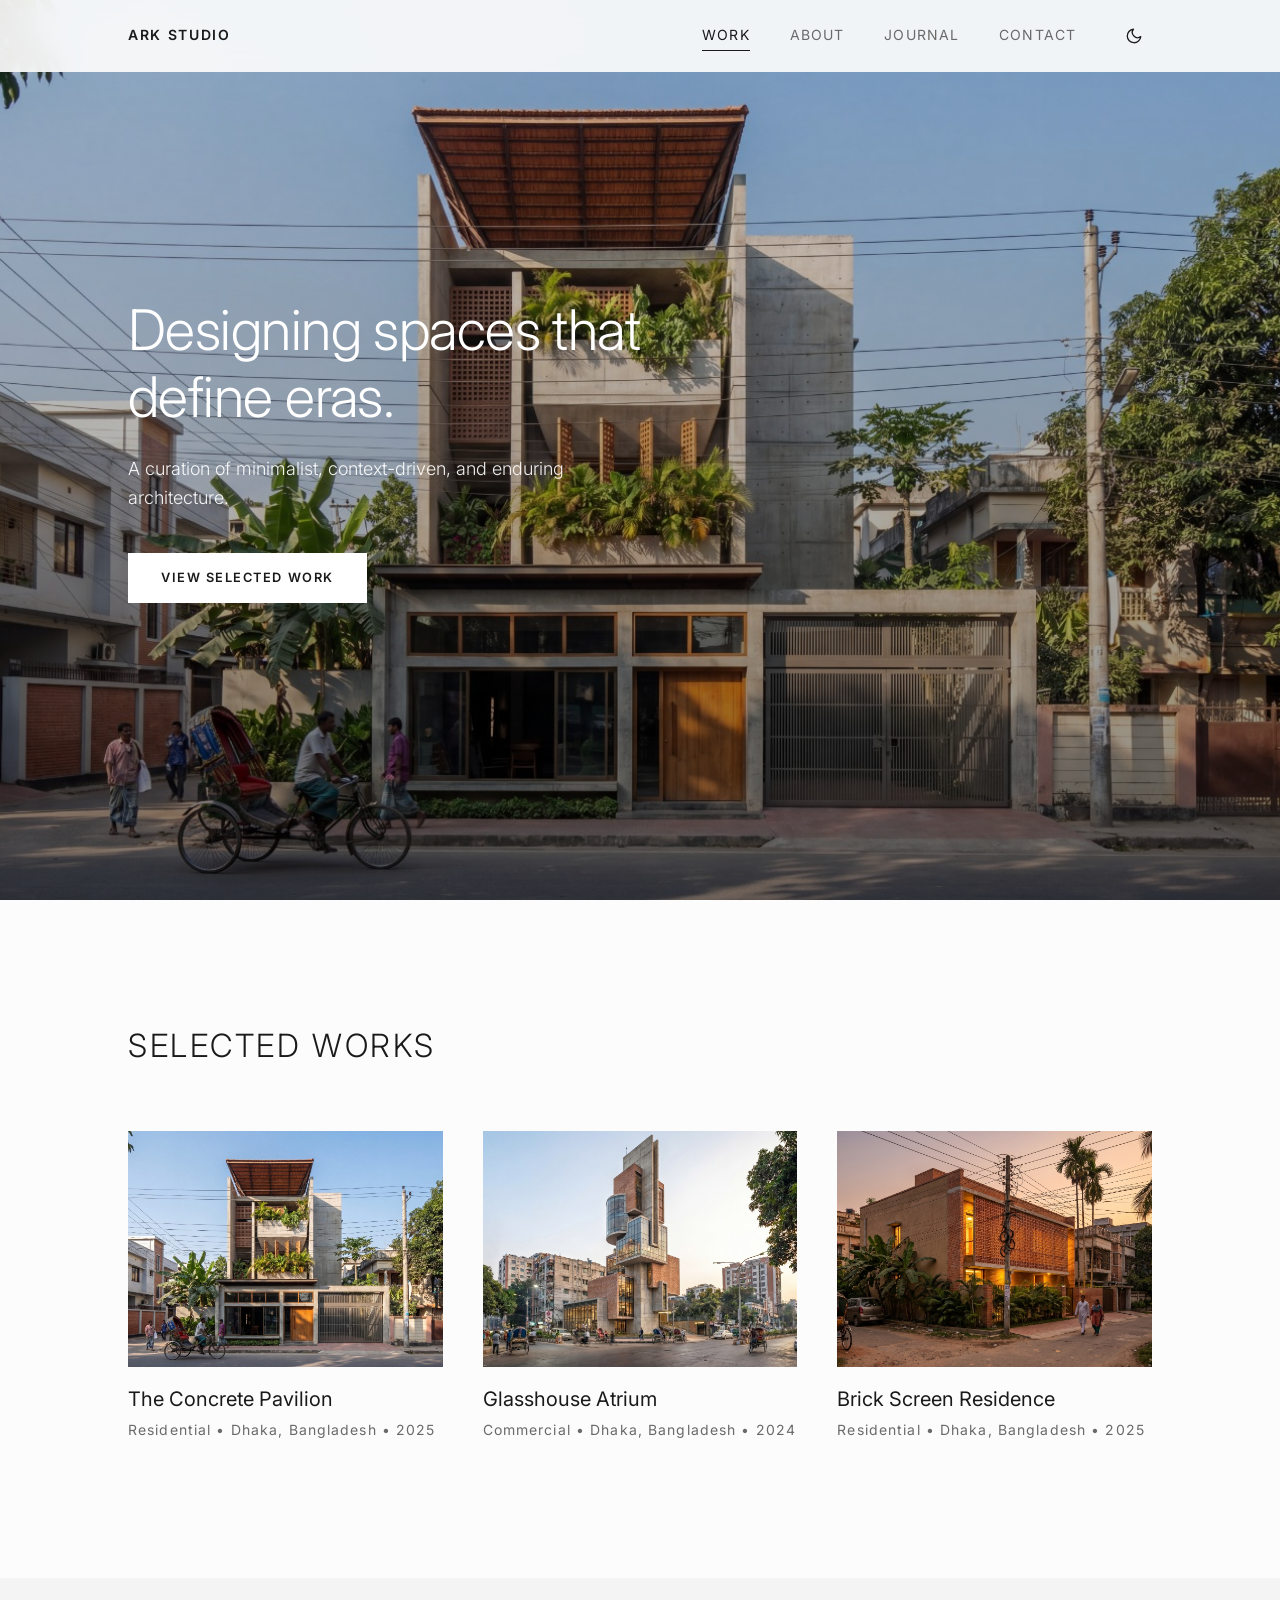
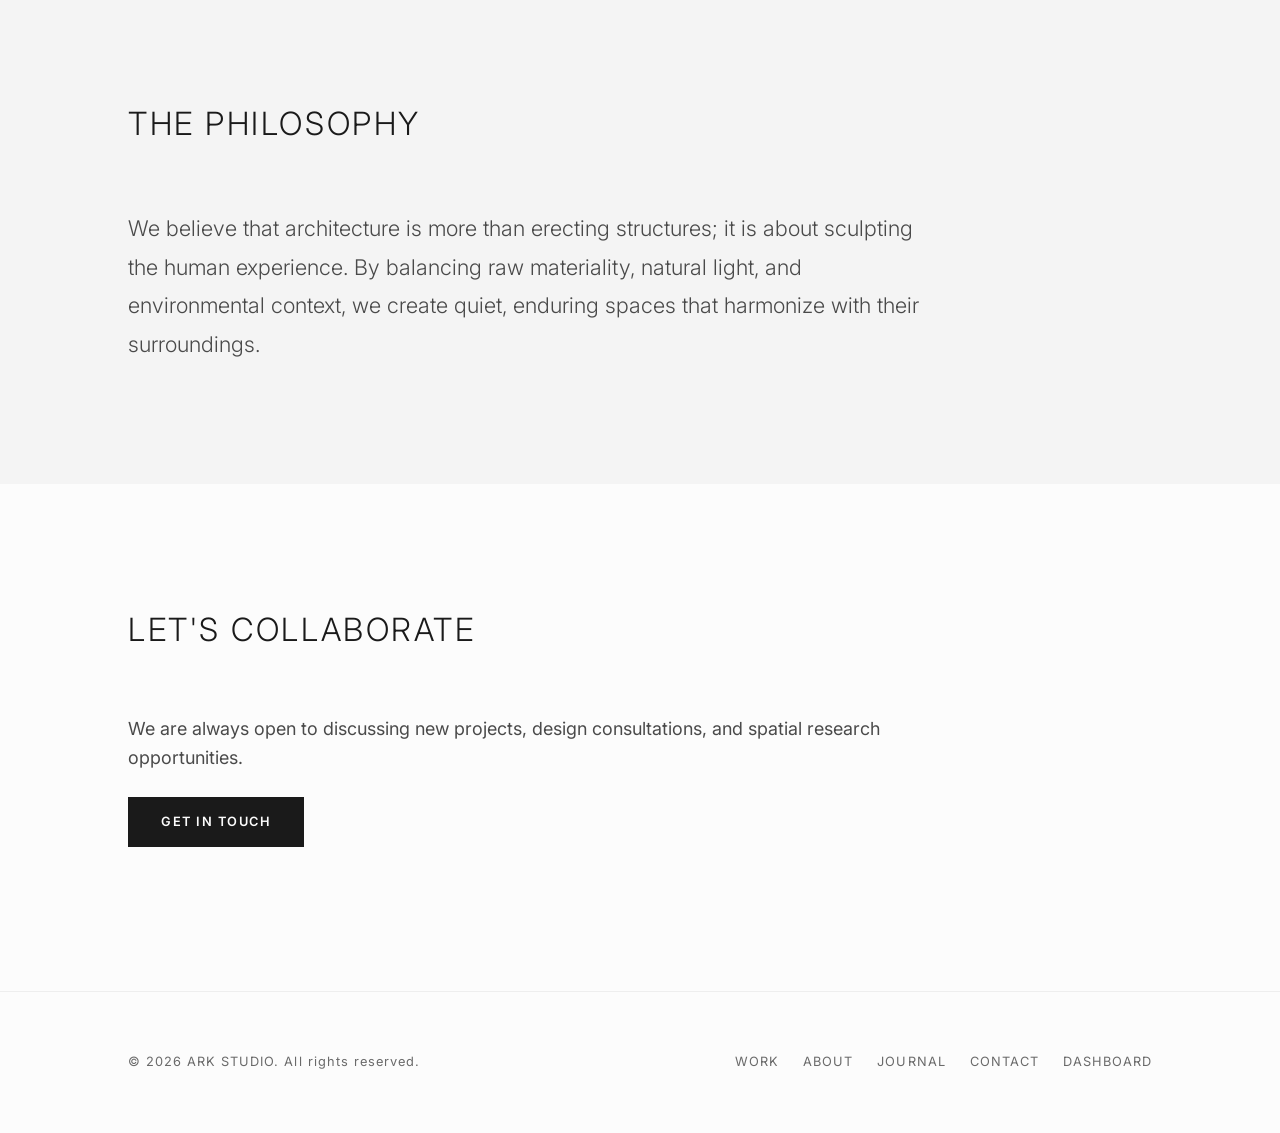
<file: index.html>
<!DOCTYPE html>
<html lang="en">
<head>
    <meta charset="UTF-8">
    <meta name="viewport" content="width=device-width, initial-scale=1.0">
    <title>ARK STUDIO — Architecture &amp; Spatial Design</title>
    <meta name="description" content="Ark Studio is an architectural practice focusing on minimalist, sustainable, and context-driven spatial design.">
    <meta name="keywords" content="Ark Studio, Architecture, Minimalist Design, Residential, Dhaka Architecture, Sustainable Architecture">
    <link rel="icon" type="image/svg+xml" href="favicon.svg">
    
    <!-- Open Graph / Meta -->
    <meta property="og:type" content="website">
    <meta property="og:title" content="ARK STUDIO — Architecture &amp; Spatial Design">
    <meta property="og:description" content="Minimalist, sustainable, and context-driven architectural design portfolio.">
    <meta property="og:image" content="images/project2.jpg">

    <!-- Inline Theme Init Script (Prevents FOUC) -->
    <script>
        (function() {
            try {
                var saved = localStorage.getItem('ark_theme');
                if (saved === 'dark' || (!saved && window.matchMedia('(prefers-color-scheme: dark)').matches)) {
                    document.documentElement.setAttribute('data-theme', 'dark');
                } else {
                    document.documentElement.setAttribute('data-theme', 'light');
                }
            } catch (e) {}
        })();
    </script>

    <!-- Fonts & Styles -->
    <link rel="preconnect" href="https://fonts.googleapis.com">
    <link rel="preconnect" href="https://fonts.gstatic.com" crossorigin>
    <link href="https://fonts.googleapis.com/css2?family=Inter:wght@300;400;600&display=swap" rel="stylesheet">
    <link rel="stylesheet" href="css/style.css">
</head>
<body>

    <!-- Skip Link for Accessibility -->
    <a href="#main-content" class="skip-link">Skip to main content</a>

    <!-- Header / Navigation -->
    <header class="site-header">
        <div class="logo">
            <a href="index.html">ARK STUDIO</a>
        </div>
        <div class="header-actions">
            <nav class="site-nav" aria-label="Main navigation">
                <a href="#work" aria-current="page">Work</a>
                <a href="about.html">About</a>
                <a href="journal.html">Journal</a>
                <a href="contact.html">Contact</a>
            </nav>
            <button class="theme-toggle" type="button" aria-label="Toggle color theme" title="Toggle dark / light mode">
                <svg class="icon-moon" viewBox="0 0 24 24">
                    <path d="M21 12.79A9 9 0 1 1 11.21 3 7 7 0 0 0 21 12.79z"></path>
                </svg>
                <svg class="icon-sun" viewBox="0 0 24 24">
                    <circle cx="12" cy="12" r="5"></circle>
                    <line x1="12" y1="1" x2="12" y2="3"></line>
                    <line x1="12" y1="21" x2="12" y2="23"></line>
                    <line x1="4.22" y1="4.22" x2="5.64" y2="5.64"></line>
                    <line x1="18.36" y1="18.36" x2="19.78" y2="19.78"></line>
                    <line x1="1" y1="12" x2="3" y2="12"></line>
                    <line x1="21" y1="12" x2="23" y2="12"></line>
                    <line x1="4.22" y1="19.78" x2="5.64" y2="18.36"></line>
                    <line x1="18.36" y1="5.64" x2="19.78" y2="4.22"></line>
                </svg>
            </button>
            <button class="nav-toggle" aria-label="Toggle navigation menu" aria-expanded="false">
                <span></span>
                <span></span>
            </button>
        </div>
    </header>

    <!-- Main Content -->
    <main id="main-content">

        <!-- Hero Section -->
        <section class="hero" aria-label="Introduction">
            <div class="hero-image">
                <img src="images/project2.jpg" alt="Architectural concrete and timber pavilion bathed in morning light" fetchpriority="high">
            </div>
            <div class="hero-content">
                <h1>Designing spaces that define eras.</h1>
                <p>A curation of minimalist, context-driven, and enduring architecture.</p>
                <a href="#work" class="btn btn-light">View Selected Work</a>
            </div>
        </section>

        <!-- Selected Works Section -->
        <section id="work" class="section">
            <h2 class="section-title">Selected Works</h2>
            <div class="project-grid">
                
                <!-- Project 1 -->
                <a href="projects/concrete-pavilion.html" class="project-card" aria-label="View project: The Concrete Pavilion">
                    <div class="project-card-image">
                        <img src="images/project2.jpg" alt="The Concrete Pavilion facade in Dhaka" loading="lazy">
                    </div>
                    <div class="project-card-info">
                        <h3>The Concrete Pavilion</h3>
                        <p>Residential • Dhaka • 2025</p>
                    </div>
                </a>

                <!-- Project 2 -->
                <a href="projects/glasshouse-atrium.html" class="project-card" aria-label="View project: Glasshouse Atrium">
                    <div class="project-card-image">
                        <img src="images/project1.jpg" alt="Glasshouse Atrium vertical urban architecture" loading="lazy">
                    </div>
                    <div class="project-card-info">
                        <h3>Glasshouse Atrium</h3>
                        <p>Commercial • Dhaka • 2024</p>
                    </div>
                </a>

                <!-- Project 3 -->
                <a href="projects/brick-screen-residence.html" class="project-card" aria-label="View project: Brick Screen Residence">
                    <div class="project-card-image">
                        <img src="images/hero-bg.jpg" alt="Brick Screen Residence with terracotta jali details" loading="lazy">
                    </div>
                    <div class="project-card-info">
                        <h3>Brick Screen Residence</h3>
                        <p>Residential • Dhaka • 2025</p>
                    </div>
                </a>

            </div>
        </section>

        <!-- Philosophy / Intro Section -->
        <section class="section section-alt" aria-label="Studio Philosophy">
            <div class="intro-content">
                <h2 class="section-title">The Philosophy</h2>
                <p>
                    We believe that architecture is more than erecting structures; it is about sculpting the human experience. By balancing raw materiality, natural light, and environmental context, we create quiet, enduring spaces that harmonize with their surroundings.
                </p>
            </div>
        </section>

        <!-- Contact Teaser Section -->
        <section class="section" aria-label="Contact Studio">
            <div class="contact-teaser">
                <h2 class="section-title">Let's Collaborate</h2>
                <p>We are always open to discussing new projects, design consultations, and spatial research opportunities.</p>
                <p>
                    <a href="contact.html" class="btn btn-primary">Get in Touch</a>
                </p>
            </div>
        </section>

    </main>

    <!-- Footer -->
    <footer class="site-footer">
        <p>&copy; 2026 ARK STUDIO. All rights reserved.</p>
        <div class="footer-nav">
            <a href="#work">Work</a>
            <a href="about.html">About</a>
            <a href="journal.html">Journal</a>
            <a href="contact.html">Contact</a>
            <a href="dashboard.html">Dashboard</a>
        </div>
    </footer>

    <!-- Scripts -->
    <script src="js/main.js" defer></script>
</body>
</html>
</file>
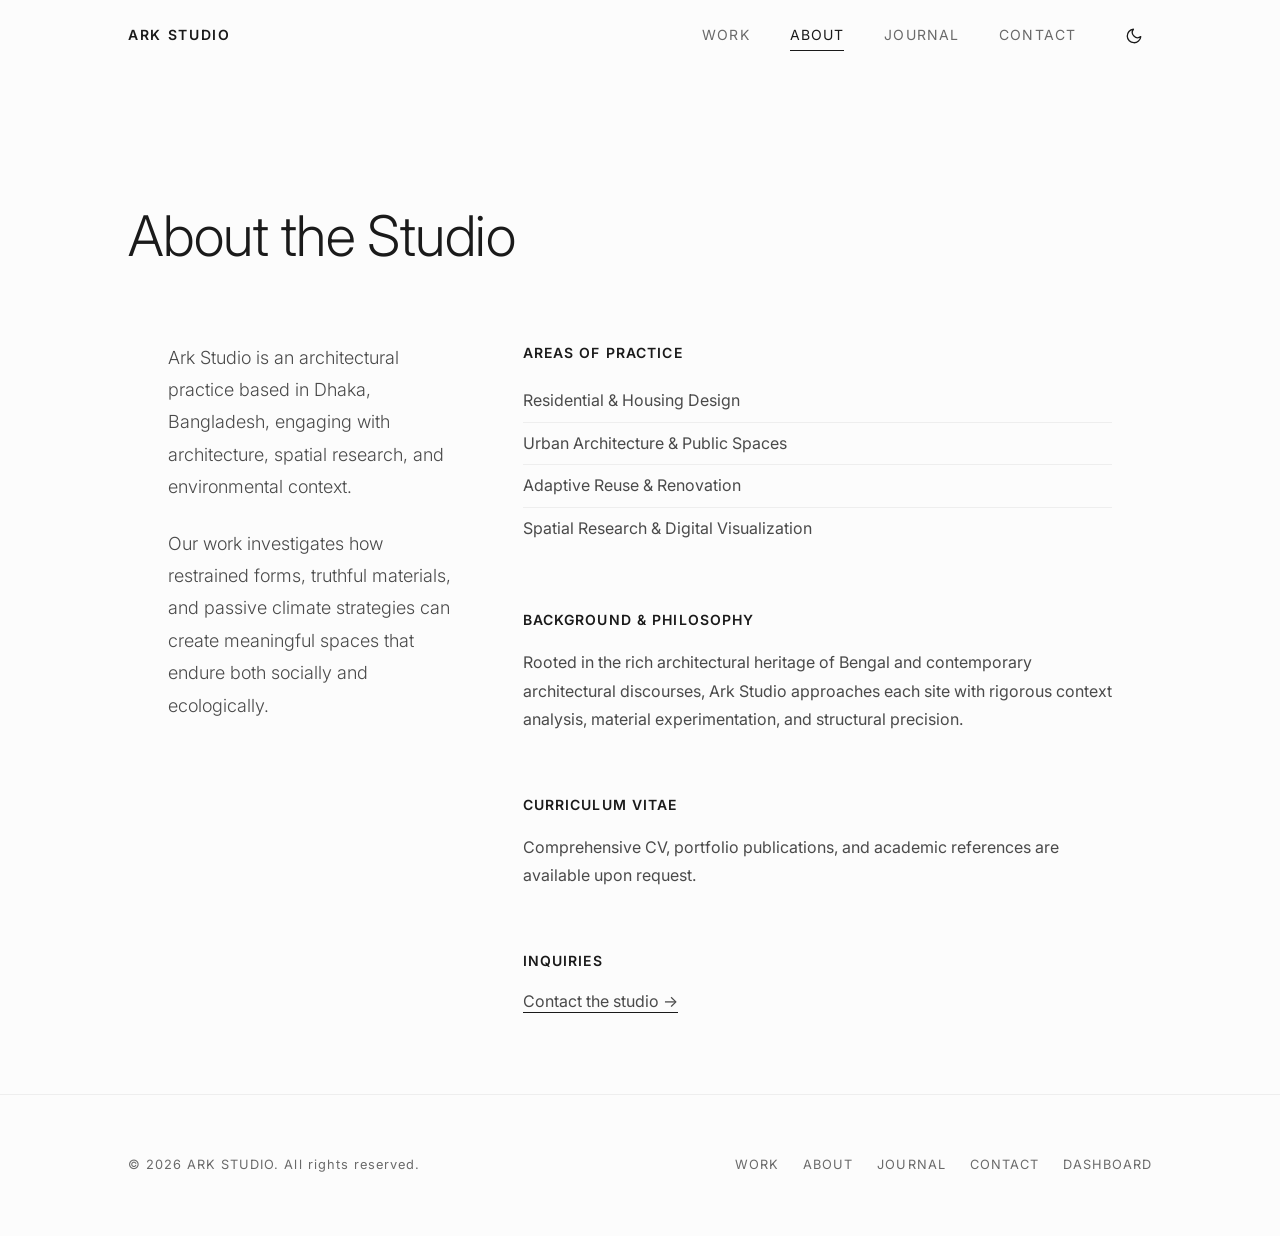
<file: about.html>
<!DOCTYPE html>
<html lang="en">
<head>
    <meta charset="UTF-8">
    <meta name="viewport" content="width=device-width, initial-scale=1.0">
    <title>About — ARK STUDIO</title>
    <meta name="description" content="About Ark Studio — Architectural philosophy, practice focus, professional background, and design capabilities.">
    <link rel="icon" type="image/svg+xml" href="favicon.svg">

    <!-- Open Graph -->
    <meta property="og:title" content="About — ARK STUDIO">
    <meta property="og:description" content="Architectural philosophy, practice focus, and professional background.">
    <meta property="og:image" content="images/project2.jpg">

    <!-- Inline Theme Init Script (Prevents FOUC) -->
    <script>
        (function() {
            try {
                var saved = localStorage.getItem('ark_theme');
                if (saved === 'dark' || (!saved && window.matchMedia('(prefers-color-scheme: dark)').matches)) {
                    document.documentElement.setAttribute('data-theme', 'dark');
                } else {
                    document.documentElement.setAttribute('data-theme', 'light');
                }
            } catch (e) {}
        })();
    </script>

    <!-- Fonts & Styles -->
    <link rel="preconnect" href="https://fonts.googleapis.com">
    <link rel="preconnect" href="https://fonts.gstatic.com" crossorigin>
    <link href="https://fonts.googleapis.com/css2?family=Inter:wght@300;400;600&display=swap" rel="stylesheet">
    <link rel="stylesheet" href="css/style.css">
    <link rel="stylesheet" href="css/pages.css">
</head>
<body>

    <!-- Skip Link for Accessibility -->
    <a href="#main-content" class="skip-link">Skip to main content</a>

    <!-- Header / Navigation -->
    <header class="site-header">
        <div class="logo">
            <a href="index.html">ARK STUDIO</a>
        </div>
        <div class="header-actions">
            <nav class="site-nav" aria-label="Main navigation">
                <a href="index.html#work">Work</a>
                <a href="about.html" aria-current="page">About</a>
                <a href="journal.html">Journal</a>
                <a href="contact.html">Contact</a>
            </nav>
            <button class="theme-toggle" type="button" aria-label="Toggle color theme" title="Toggle dark / light mode">
                <svg class="icon-moon" viewBox="0 0 24 24">
                    <path d="M21 12.79A9 9 0 1 1 11.21 3 7 7 0 0 0 21 12.79z"></path>
                </svg>
                <svg class="icon-sun" viewBox="0 0 24 24">
                    <circle cx="12" cy="12" r="5"></circle>
                    <line x1="12" y1="1" x2="12" y2="3"></line>
                    <line x1="12" y1="21" x2="12" y2="23"></line>
                    <line x1="4.22" y1="4.22" x2="5.64" y2="5.64"></line>
                    <line x1="18.36" y1="18.36" x2="19.78" y2="19.78"></line>
                    <line x1="1" y1="12" x2="3" y2="12"></line>
                    <line x1="21" y1="12" x2="23" y2="12"></line>
                    <line x1="4.22" y1="19.78" x2="5.64" y2="18.36"></line>
                    <line x1="18.36" y1="5.64" x2="19.78" y2="4.22"></line>
                </svg>
            </button>
            <button class="nav-toggle" aria-label="Toggle navigation menu" aria-expanded="false">
                <span></span>
                <span></span>
            </button>
        </div>
    </header>

    <!-- Main Content -->
    <main id="main-content">

        <!-- Page Header -->
        <header class="page-header">
            <h1 class="page-title">About the Studio</h1>
        </header>

        <!-- About Layout -->
        <section class="about-layout" aria-label="Studio Biography and Practice">
            
            <!-- Left Column: Focus & Statement -->
            <div class="about-intro">
                <p>
                    Ark Studio is an architectural practice based in Dhaka, Bangladesh, engaging with architecture, spatial research, and environmental context.
                </p>
                <p>
                    Our work investigates how restrained forms, truthful materials, and passive climate strategies can create meaningful spaces that endure both socially and ecologically.
                </p>
            </div>

            <!-- Right Column: Details & Capabilities -->
            <div class="about-details">
                
                <h2 class="about-section-title">Areas of Practice</h2>
                <ul class="about-list">
                    <li>Residential &amp; Housing Design</li>
                    <li>Urban Architecture &amp; Public Spaces</li>
                    <li>Adaptive Reuse &amp; Renovation</li>
                    <li>Spatial Research &amp; Digital Visualization</li>
                </ul>

                <h2 class="about-section-title">Background &amp; Philosophy</h2>
                <p style="font-size: var(--text-base); color: var(--color-text-body); line-height: var(--leading-relaxed); margin-bottom: var(--space-md);">
                    Rooted in the rich architectural heritage of Bengal and contemporary architectural discourses, Ark Studio approaches each site with rigorous context analysis, material experimentation, and structural precision.
                </p>

                <h2 class="about-section-title">Curriculum Vitae</h2>
                <p style="font-size: var(--text-base); color: var(--color-text-body); line-height: var(--leading-relaxed); margin-bottom: var(--space-md);">
                    Comprehensive CV, portfolio publications, and academic references are available upon request.
                </p>

                <h2 class="about-section-title">Inquiries</h2>
                <p style="font-size: var(--text-base); color: var(--color-text-body);">
                    <a href="contact.html" style="border-bottom: 1px solid var(--color-text); padding-bottom: 1px;">Contact the studio &rarr;</a>
                </p>

            </div>

        </section>

    </main>

    <!-- Footer -->
    <footer class="site-footer">
        <p>&copy; 2026 ARK STUDIO. All rights reserved.</p>
        <div class="footer-nav">
            <a href="index.html#work">Work</a>
            <a href="about.html">About</a>
            <a href="journal.html">Journal</a>
            <a href="contact.html">Contact</a>
            <a href="dashboard.html">Dashboard</a>
        </div>
    </footer>

    <!-- Scripts -->
    <script src="js/main.js" defer></script>
</body>
</html>
</file>
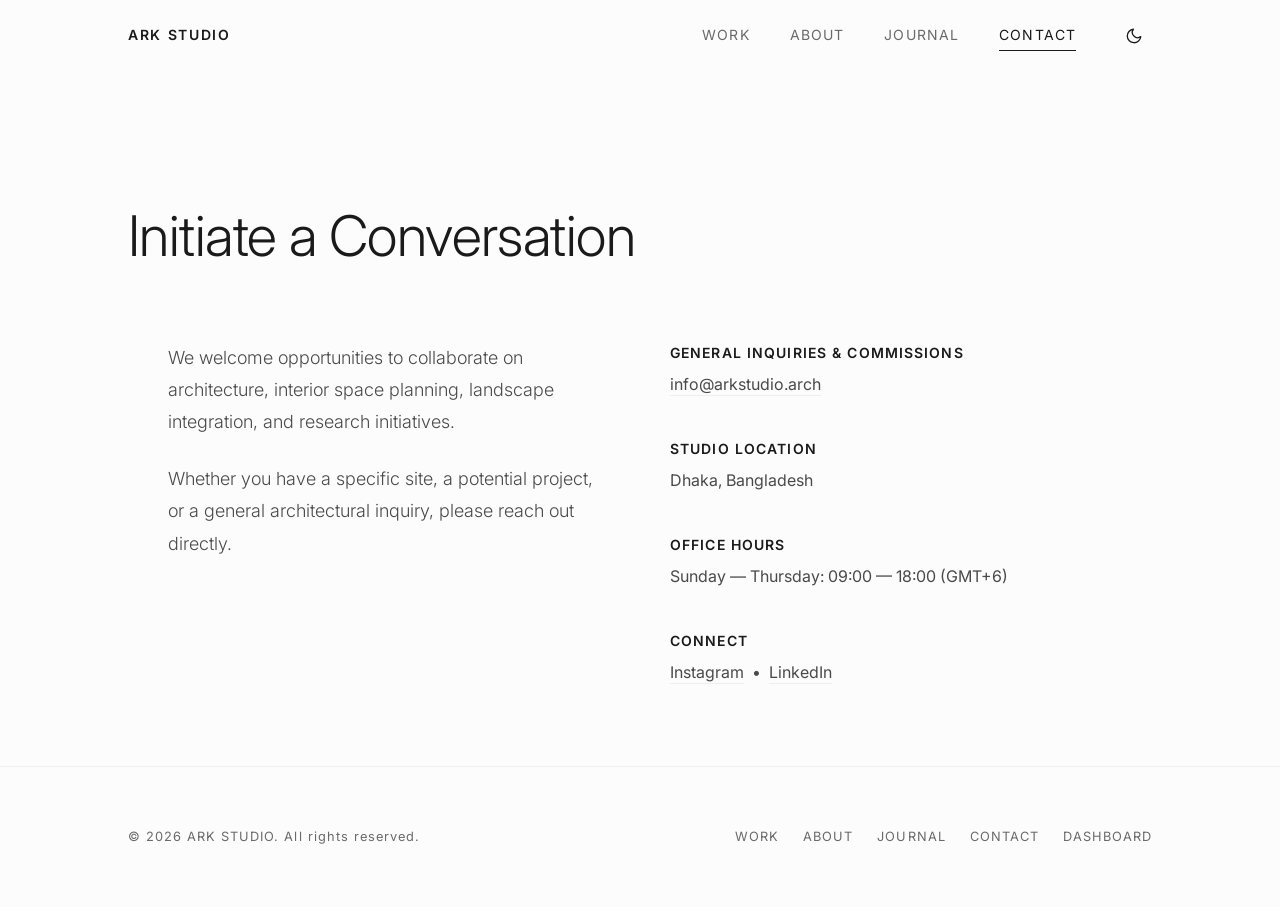
<file: contact.html>
<!DOCTYPE html>
<html lang="en">
<head>
    <meta charset="UTF-8">
    <meta name="viewport" content="width=device-width, initial-scale=1.0">
    <title>Contact — ARK STUDIO</title>
    <meta name="description" content="Contact Ark Studio for architectural inquiries, project commissions, and spatial consultations in Dhaka, Bangladesh.">
    <link rel="icon" type="image/svg+xml" href="favicon.svg">

    <!-- Open Graph -->
    <meta property="og:title" content="Contact — ARK STUDIO">
    <meta property="og:description" content="Contact Ark Studio for architectural inquiries and project commissions.">
    <meta property="og:image" content="images/project2.jpg">

    <!-- Inline Theme Init Script (Prevents FOUC) -->
    <script>
        (function() {
            try {
                var saved = localStorage.getItem('ark_theme');
                if (saved === 'dark' || (!saved && window.matchMedia('(prefers-color-scheme: dark)').matches)) {
                    document.documentElement.setAttribute('data-theme', 'dark');
                } else {
                    document.documentElement.setAttribute('data-theme', 'light');
                }
            } catch (e) {}
        })();
    </script>

    <!-- Fonts & Styles -->
    <link rel="preconnect" href="https://fonts.googleapis.com">
    <link rel="preconnect" href="https://fonts.gstatic.com" crossorigin>
    <link href="https://fonts.googleapis.com/css2?family=Inter:wght@300;400;600&display=swap" rel="stylesheet">
    <link rel="stylesheet" href="css/style.css">
    <link rel="stylesheet" href="css/pages.css">
</head>
<body>

    <!-- Skip Link for Accessibility -->
    <a href="#main-content" class="skip-link">Skip to main content</a>

    <!-- Header / Navigation -->
    <header class="site-header">
        <div class="logo">
            <a href="index.html">ARK STUDIO</a>
        </div>
        <div class="header-actions">
            <nav class="site-nav" aria-label="Main navigation">
                <a href="index.html#work">Work</a>
                <a href="about.html">About</a>
                <a href="journal.html">Journal</a>
                <a href="contact.html" aria-current="page">Contact</a>
            </nav>
            <button class="theme-toggle" type="button" aria-label="Toggle color theme" title="Toggle dark / light mode">
                <svg class="icon-moon" viewBox="0 0 24 24">
                    <path d="M21 12.79A9 9 0 1 1 11.21 3 7 7 0 0 0 21 12.79z"></path>
                </svg>
                <svg class="icon-sun" viewBox="0 0 24 24">
                    <circle cx="12" cy="12" r="5"></circle>
                    <line x1="12" y1="1" x2="12" y2="3"></line>
                    <line x1="12" y1="21" x2="12" y2="23"></line>
                    <line x1="4.22" y1="4.22" x2="5.64" y2="5.64"></line>
                    <line x1="18.36" y1="18.36" x2="19.78" y2="19.78"></line>
                    <line x1="1" y1="12" x2="3" y2="12"></line>
                    <line x1="21" y1="12" x2="23" y2="12"></line>
                    <line x1="4.22" y1="19.78" x2="5.64" y2="18.36"></line>
                    <line x1="18.36" y1="5.64" x2="19.78" y2="4.22"></line>
                </svg>
            </button>
            <button class="nav-toggle" aria-label="Toggle navigation menu" aria-expanded="false">
                <span></span>
                <span></span>
            </button>
        </div>
    </header>

    <!-- Main Content -->
    <main id="main-content">

        <!-- Page Header -->
        <header class="page-header">
            <h1 class="page-title">Initiate a Conversation</h1>
        </header>

        <!-- Contact Layout -->
        <section class="contact-layout" aria-label="Contact Details and Inquiries">
            
            <div class="contact-info">
                <p>
                    We welcome opportunities to collaborate on architecture, interior space planning, landscape integration, and research initiatives.
                </p>
                <p>
                    Whether you have a specific site, a potential project, or a general architectural inquiry, please reach out directly.
                </p>
            </div>

            <div class="contact-details">
                
                <h2 class="contact-detail-label">General Inquiries &amp; Commissions</h2>
                <p class="contact-detail-value">
                    <a href="mailto:info@arkstudio.arch">info@arkstudio.arch</a>
                </p>

                <h2 class="contact-detail-label">Studio Location</h2>
                <p class="contact-detail-value">
                    Dhaka, Bangladesh
                </p>

                <h2 class="contact-detail-label">Office Hours</h2>
                <p class="contact-detail-value">
                    Sunday — Thursday: 09:00 — 18:00 (GMT+6)
                </p>

                <h2 class="contact-detail-label">Connect</h2>
                <p class="contact-detail-value">
                    <a href="https://instagram.com" target="_blank" rel="noopener noreferrer">Instagram</a> &nbsp;•&nbsp; 
                    <a href="https://linkedin.com" target="_blank" rel="noopener noreferrer">LinkedIn</a>
                </p>

            </div>

        </section>

    </main>

    <!-- Footer -->
    <footer class="site-footer">
        <p>&copy; 2026 ARK STUDIO. All rights reserved.</p>
        <div class="footer-nav">
            <a href="index.html#work">Work</a>
            <a href="about.html">About</a>
            <a href="journal.html">Journal</a>
            <a href="contact.html">Contact</a>
            <a href="dashboard.html">Dashboard</a>
        </div>
    </footer>

    <!-- Scripts -->
    <script src="js/main.js" defer></script>
</body>
</html>
</file>
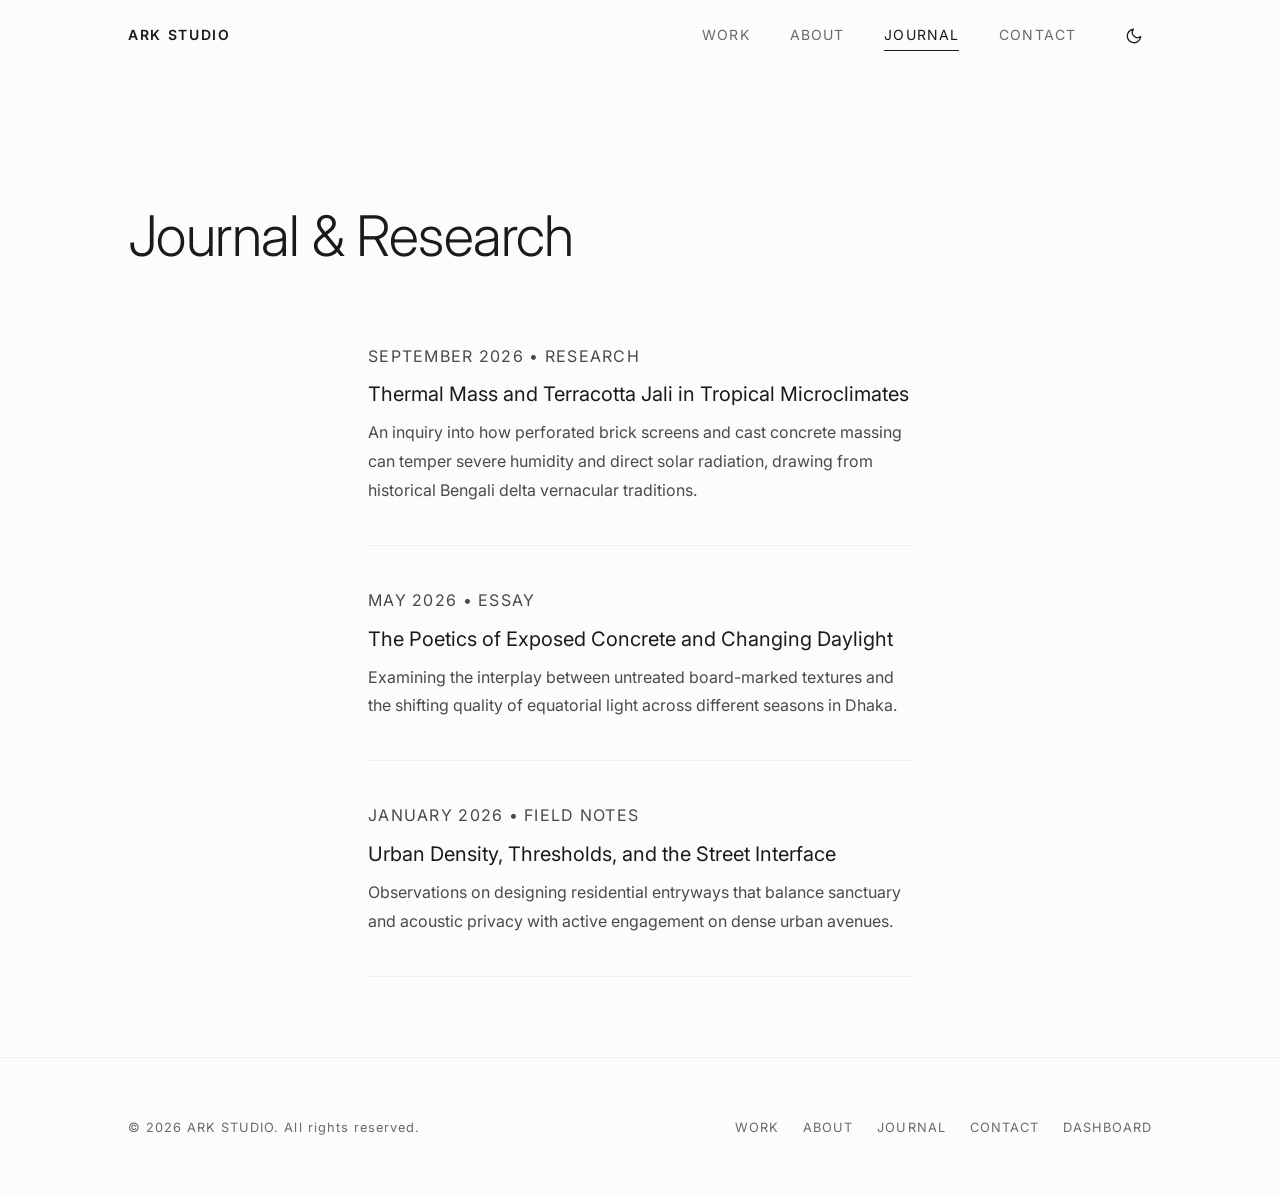
<file: journal.html>
<!DOCTYPE html>
<html lang="en">
<head>
    <meta charset="UTF-8">
    <meta name="viewport" content="width=device-width, initial-scale=1.0">
    <title>Journal — ARK STUDIO</title>
    <meta name="description" content="Essays, design research, and observations on architecture, materiality, and urbanism by Ark Studio.">
    <link rel="icon" type="image/svg+xml" href="favicon.svg">

    <!-- Open Graph -->
    <meta property="og:title" content="Journal — ARK STUDIO">
    <meta property="og:description" content="Essays, design research, and observations on architecture and materiality.">
    <meta property="og:image" content="images/project2.jpg">

    <!-- Inline Theme Init Script (Prevents FOUC) -->
    <script>
        (function() {
            try {
                var saved = localStorage.getItem('ark_theme');
                if (saved === 'dark' || (!saved && window.matchMedia('(prefers-color-scheme: dark)').matches)) {
                    document.documentElement.setAttribute('data-theme', 'dark');
                } else {
                    document.documentElement.setAttribute('data-theme', 'light');
                }
            } catch (e) {}
        })();
    </script>

    <!-- Fonts & Styles -->
    <link rel="preconnect" href="https://fonts.googleapis.com">
    <link rel="preconnect" href="https://fonts.gstatic.com" crossorigin>
    <link href="https://fonts.googleapis.com/css2?family=Inter:wght@300;400;600&display=swap" rel="stylesheet">
    <link rel="stylesheet" href="css/style.css">
    <link rel="stylesheet" href="css/pages.css">
</head>
<body>

    <!-- Skip Link for Accessibility -->
    <a href="#main-content" class="skip-link">Skip to main content</a>

    <!-- Header / Navigation -->
    <header class="site-header">
        <div class="logo">
            <a href="index.html">ARK STUDIO</a>
        </div>
        <div class="header-actions">
            <nav class="site-nav" aria-label="Main navigation">
                <a href="index.html#work">Work</a>
                <a href="about.html">About</a>
                <a href="journal.html" aria-current="page">Journal</a>
                <a href="contact.html">Contact</a>
            </nav>
            <button class="theme-toggle" type="button" aria-label="Toggle color theme" title="Toggle dark / light mode">
                <svg class="icon-moon" viewBox="0 0 24 24">
                    <path d="M21 12.79A9 9 0 1 1 11.21 3 7 7 0 0 0 21 12.79z"></path>
                </svg>
                <svg class="icon-sun" viewBox="0 0 24 24">
                    <circle cx="12" cy="12" r="5"></circle>
                    <line x1="12" y1="1" x2="12" y2="3"></line>
                    <line x1="12" y1="21" x2="12" y2="23"></line>
                    <line x1="4.22" y1="4.22" x2="5.64" y2="5.64"></line>
                    <line x1="18.36" y1="18.36" x2="19.78" y2="19.78"></line>
                    <line x1="1" y1="12" x2="3" y2="12"></line>
                    <line x1="21" y1="12" x2="23" y2="12"></line>
                    <line x1="4.22" y1="19.78" x2="5.64" y2="18.36"></line>
                    <line x1="18.36" y1="5.64" x2="19.78" y2="4.22"></line>
                </svg>
            </button>
            <button class="nav-toggle" aria-label="Toggle navigation menu" aria-expanded="false">
                <span></span>
                <span></span>
            </button>
        </div>
    </header>

    <!-- Main Content -->
    <main id="main-content">

        <!-- Page Header -->
        <header class="page-header">
            <h1 class="page-title">Journal &amp; Research</h1>
        </header>

        <!-- Journal Entries List -->
        <section class="journal-list" aria-label="Journal Articles">
            
            <article class="journal-entry">
                <p class="journal-entry-date">September 2026 • Research</p>
                <h2>Thermal Mass and Terracotta Jali in Tropical Microclimates</h2>
                <p>
                    An inquiry into how perforated brick screens and cast concrete massing can temper severe humidity and direct solar radiation, drawing from historical Bengali delta vernacular traditions.
                </p>
            </article>

            <article class="journal-entry">
                <p class="journal-entry-date">May 2026 • Essay</p>
                <h2>The Poetics of Exposed Concrete and Changing Daylight</h2>
                <p>
                    Examining the interplay between untreated board-marked textures and the shifting quality of equatorial light across different seasons in Dhaka.
                </p>
            </article>

            <article class="journal-entry">
                <p class="journal-entry-date">January 2026 • Field Notes</p>
                <h2>Urban Density, Thresholds, and the Street Interface</h2>
                <p>
                    Observations on designing residential entryways that balance sanctuary and acoustic privacy with active engagement on dense urban avenues.
                </p>
            </article>

        </section>

    </main>

    <!-- Footer -->
    <footer class="site-footer">
        <p>&copy; 2026 ARK STUDIO. All rights reserved.</p>
        <div class="footer-nav">
            <a href="index.html#work">Work</a>
            <a href="about.html">About</a>
            <a href="journal.html">Journal</a>
            <a href="contact.html">Contact</a>
            <a href="dashboard.html">Dashboard</a>
        </div>
    </footer>

    <!-- Scripts -->
    <script src="js/main.js" defer></script>
</body>
</html>
</file>
<file: css/style.css>
/* ============================================
   ARK STUDIO — Design Tokens
   ============================================ */

:root {
  /* Colors (Light Theme Default) */
  --color-bg:           #fcfcfc;
  --color-bg-alt:       #f4f4f4;
  --color-surface:      #ffffff;
  --color-text:         #1a1a1a;
  --color-text-muted:   #6a6a6a;
  --color-text-body:    #4a4a4a;
  --color-border:       #eeeeee;
  --color-border-input: #cccccc;
  --color-overlay:      rgba(0, 0, 0, 0.85);
  --header-bg:          rgba(252, 252, 252, 0.92);

  /* Typography */
  --font-family:         'Inter', -apple-system, BlinkMacSystemFont, sans-serif;
  --font-weight-light:   300;
  --font-weight-regular: 400;
  --font-weight-semibold:600;

  --text-xs:   0.8rem;    /* 12.8px — footer, captions */
  --text-sm:   0.875rem;  /* 14px — nav, meta */
  --text-base: 1rem;      /* 16px — body */
  --text-lg:   1.125rem;  /* 18px — project body */
  --text-xl:   1.25rem;   /* 20px — card headings */
  --text-2xl:  1.5rem;    /* 24px — section headings mobile */
  --text-3xl:  2rem;      /* 32px — section headings desktop */
  --text-4xl:  2.75rem;   /* 44px — hero heading mobile */
  --text-5xl:  3.5rem;    /* 56px — hero heading desktop */

  --leading-tight:  1.2;
  --leading-normal: 1.6;
  --leading-relaxed:1.8;

  --tracking-tight:  -0.01em;
  --tracking-normal:  0;
  --tracking-wide:    0.08em;
  --tracking-wider:   0.12em;

  /* Spacing (8px base) */
  --space-2xs:  4px;
  --space-xs:   8px;
  --space-sm:   16px;
  --space-md:   24px;
  --space-lg:   40px;
  --space-xl:   60px;
  --space-2xl:  80px;
  --space-3xl:  120px;

  /* Layout */
  --max-width:  1200px;
  --max-width-narrow: 800px;
  --gutter:     max(5vw, 24px);
  --gutter-wide:10%;

  /* Transitions */
  --ease:       cubic-bezier(0.4, 0, 0.2, 1);
  --ease-out:   cubic-bezier(0, 0, 0.2, 1);
  --duration-fast:   150ms;
  --duration-normal: 300ms;
  --duration-slow:   500ms;

  /* Header */
  --header-height: 72px;
}

/* Dark Theme Tokens */
[data-theme="dark"] {
  --color-bg:           #111113;
  --color-bg-alt:       #18181b;
  --color-surface:      #1f1f23;
  --color-text:         #f4f4f5;
  --color-text-muted:   #9ca3af;
  --color-text-body:    #d1d5db;
  --color-border:       #27272a;
  --color-border-input: #3f3f46;
  --color-overlay:      rgba(0, 0, 0, 0.92);
  --header-bg:          rgba(17, 17, 19, 0.90);
}

/* System Dark Theme fallback when no manual theme is selected */
@media (prefers-color-scheme: dark) {
  :root:not([data-theme="light"]) {
    --color-bg:           #111113;
    --color-bg-alt:       #18181b;
    --color-surface:      #1f1f23;
    --color-text:         #f4f4f5;
    --color-text-muted:   #9ca3af;
    --color-text-body:    #d1d5db;
    --color-border:       #27272a;
    --color-border-input: #3f3f46;
    --color-overlay:      rgba(0, 0, 0, 0.92);
    --header-bg:          rgba(17, 17, 19, 0.90);
  }
}


/* ============================================
   Reset
   ============================================ */

*,
*::before,
*::after {
  margin: 0;
  padding: 0;
  box-sizing: border-box;
}

html {
  scroll-behavior: smooth;
  -webkit-text-size-adjust: 100%;
}

body {
  font-family: var(--font-family);
  font-weight: var(--font-weight-regular);
  background-color: var(--color-bg);
  color: var(--color-text);
  line-height: var(--leading-normal);
  -webkit-font-smoothing: antialiased;
  -moz-osx-font-smoothing: grayscale;
  transition: background-color var(--duration-normal) var(--ease),
              color var(--duration-normal) var(--ease);
}

img {
  display: block;
  max-width: 100%;
  height: auto;
}

a {
  color: inherit;
  text-decoration: none;
}

button {
  font-family: inherit;
  cursor: pointer;
  border: none;
  background: none;
}

ul, ol {
  list-style: none;
}


/* ============================================
   Accessibility
   ============================================ */

/* Skip link */
.skip-link {
  position: absolute;
  top: -100%;
  left: var(--gutter);
  padding: var(--space-xs) var(--space-sm);
  background: var(--color-text);
  color: var(--color-bg);
  font-size: var(--text-sm);
  text-transform: uppercase;
  letter-spacing: var(--tracking-wide);
  z-index: 9999;
  transition: top var(--duration-fast) var(--ease);
}

.skip-link:focus {
  top: var(--space-xs);
}

/* Focus visible */
:focus-visible {
  outline: 2px solid var(--color-text);
  outline-offset: 3px;
}

/* Reduced motion */
@media (prefers-reduced-motion: reduce) {
  *,
  *::before,
  *::after {
    animation-duration: 0.01ms !important;
    animation-iteration-count: 1 !important;
    transition-duration: 0.01ms !important;
    scroll-behavior: auto !important;
  }
}


/* ============================================
   Header
   ============================================ */

.site-header {
  position: fixed;
  top: 0;
  left: 0;
  width: 100%;
  height: var(--header-height);
  display: flex;
  justify-content: space-between;
  align-items: center;
  padding: 0 var(--gutter-wide);
  background-color: var(--header-bg);
  backdrop-filter: blur(12px);
  -webkit-backdrop-filter: blur(12px);
  z-index: 1000;
  border-bottom: 1px solid transparent;
  transition: background-color var(--duration-normal) var(--ease),
              border-color var(--duration-normal) var(--ease);
}

.site-header.scrolled {
  border-bottom-color: var(--color-border);
}

.logo {
  font-weight: var(--font-weight-semibold);
  font-size: var(--text-sm);
  letter-spacing: var(--tracking-wider);
  text-transform: uppercase;
}

.logo a {
  text-decoration: none;
  color: var(--color-text);
}

/* Header Controls (Nav + Theme Toggle) */
.header-actions {
  display: flex;
  align-items: center;
  gap: var(--space-lg);
}

/* Desktop nav */
.site-nav {
  display: flex;
  align-items: center;
  gap: var(--space-lg);
}

.site-nav a {
  font-size: var(--text-sm);
  text-transform: uppercase;
  letter-spacing: var(--tracking-wide);
  color: var(--color-text-muted);
  transition: color var(--duration-normal) var(--ease);
  position: relative;
}

.site-nav a::after {
  content: '';
  position: absolute;
  bottom: -4px;
  left: 0;
  width: 0;
  height: 1px;
  background-color: var(--color-text);
  transition: width var(--duration-normal) var(--ease);
}

.site-nav a:hover,
.site-nav a[aria-current="page"] {
  color: var(--color-text);
}

.site-nav a:hover::after,
.site-nav a[aria-current="page"]::after {
  width: 100%;
}

/* Theme Toggle Button */
.theme-toggle {
  display: inline-flex;
  align-items: center;
  justify-content: center;
  width: 36px;
  height: 36px;
  border-radius: 50%;
  color: var(--color-text);
  cursor: pointer;
  transition: background-color var(--duration-fast) var(--ease),
              color var(--duration-fast) var(--ease),
              transform var(--duration-fast) var(--ease);
}

.theme-toggle:hover {
  background-color: var(--color-bg-alt);
  transform: scale(1.05);
}

.theme-toggle svg {
  width: 18px;
  height: 18px;
  stroke: currentColor;
  fill: none;
  stroke-width: 1.75;
  stroke-linecap: round;
  stroke-linejoin: round;
  transition: transform var(--duration-normal) var(--ease);
}

/* Toggle icon states */
.theme-toggle .icon-sun {
  display: none;
}
.theme-toggle .icon-moon {
  display: block;
}

[data-theme="dark"] .theme-toggle .icon-sun {
  display: block;
}
[data-theme="dark"] .theme-toggle .icon-moon {
  display: none;
}

@media (prefers-color-scheme: dark) {
  :root:not([data-theme="light"]) .theme-toggle .icon-sun {
    display: block;
  }
  :root:not([data-theme="light"]) .theme-toggle .icon-moon {
    display: none;
  }
}

/* Mobile nav toggle */
.nav-toggle {
  display: none;
  flex-direction: column;
  justify-content: center;
  align-items: center;
  width: 44px;
  height: 44px;
  padding: 0;
  cursor: pointer;
  z-index: 1001;
}

.nav-toggle span {
  display: block;
  width: 22px;
  height: 1.5px;
  background-color: var(--color-text);
  transition: transform var(--duration-normal) var(--ease),
              opacity var(--duration-fast) var(--ease),
              background-color var(--duration-normal) var(--ease);
}

.nav-toggle span:first-child {
  margin-bottom: 6px;
}

/* Toggle active state — X shape */
.nav-toggle[aria-expanded="true"] span:first-child {
  transform: translateY(3.75px) rotate(45deg);
}

.nav-toggle[aria-expanded="true"] span:last-child {
  transform: translateY(-3.75px) rotate(-45deg);
}


/* ============================================
   Hero
   ============================================ */

.hero {
  position: relative;
  height: 100vh;
  min-height: 600px;
  display: flex;
  align-items: center;
  overflow: hidden;
}

.hero-image {
  position: absolute;
  inset: 0;
  z-index: 0;
}

.hero-image img {
  width: 100%;
  height: 100%;
  object-fit: cover;
}

.hero-image::after {
  content: '';
  position: absolute;
  inset: 0;
  background: linear-gradient(
    to bottom,
    rgba(0, 0, 0, 0.15) 0%,
    rgba(0, 0, 0, 0.45) 100%
  );
}

.hero-content {
  position: relative;
  z-index: 1;
  padding: 0 var(--gutter-wide);
  color: #ffffff;
}

.hero-content h1 {
  font-size: var(--text-5xl);
  font-weight: var(--font-weight-light);
  max-width: 650px;
  line-height: var(--leading-tight);
  margin-bottom: var(--space-md);
  letter-spacing: var(--tracking-tight);
}

.hero-content p {
  font-size: var(--text-lg);
  font-weight: var(--font-weight-light);
  margin-bottom: var(--space-lg);
  opacity: 0.92;
  max-width: 500px;
}


/* ============================================
   Buttons
   ============================================ */

.btn {
  display: inline-block;
  padding: 14px 32px;
  font-size: var(--text-xs);
  font-weight: var(--font-weight-semibold);
  text-transform: uppercase;
  letter-spacing: var(--tracking-wider);
  border: 1px solid transparent;
  cursor: pointer;
  transition: background-color var(--duration-normal) var(--ease),
              color var(--duration-normal) var(--ease),
              border-color var(--duration-normal) var(--ease);
}

.btn-primary {
  background-color: var(--color-text);
  color: var(--color-bg);
}

.btn-primary:hover {
  background-color: var(--color-text-body);
}

.btn-light {
  background-color: #ffffff;
  color: #1a1a1a;
}

.btn-light:hover {
  background-color: #e5e5e5;
}


/* ============================================
   Sections
   ============================================ */

.section {
  padding: var(--space-3xl) var(--gutter-wide);
}

.section-alt {
  background-color: var(--color-bg-alt);
  transition: background-color var(--duration-normal) var(--ease);
}

.section-title {
  font-size: var(--text-3xl);
  font-weight: var(--font-weight-light);
  text-transform: uppercase;
  letter-spacing: var(--tracking-wide);
  margin-bottom: var(--space-xl);
}


/* ============================================
   Project Grid (Homepage)
   ============================================ */

.project-grid {
  display: grid;
  grid-template-columns: repeat(3, 1fr);
  gap: var(--space-lg);
}

.project-card {
  display: block;
  position: relative;
  overflow: hidden;
}

.project-card-image {
  aspect-ratio: 4 / 3;
  overflow: hidden;
  background-color: var(--color-bg-alt);
}

.project-card-image img {
  width: 100%;
  height: 100%;
  object-fit: cover;
  transition: transform var(--duration-slow) var(--ease);
}

.project-card:hover .project-card-image img {
  transform: scale(1.03);
}

.project-card-info {
  padding: var(--space-sm) 0;
}

.project-card-info h3 {
  font-weight: var(--font-weight-regular);
  font-size: var(--text-xl);
  margin-bottom: var(--space-2xs);
  color: var(--color-text);
}

.project-card-info p {
  color: var(--color-text-muted);
  font-size: var(--text-sm);
  letter-spacing: var(--tracking-wide);
}


/* ============================================
   About Section (Homepage)
   ============================================ */

.intro-content {
  max-width: var(--max-width-narrow);
}

.intro-content p {
  font-size: 1.35rem;
  font-weight: var(--font-weight-light);
  color: var(--color-text-body);
  line-height: var(--leading-relaxed);
}


/* ============================================
   Contact Teaser (Homepage)
   ============================================ */

.contact-teaser {
  max-width: var(--max-width-narrow);
}

.contact-teaser p {
  font-size: var(--text-lg);
  color: var(--color-text-body);
  margin-bottom: var(--space-md);
}

.contact-teaser .email-link {
  font-size: var(--text-lg);
  font-weight: var(--font-weight-regular);
  color: var(--color-text);
  border-bottom: 1px solid var(--color-border);
  padding-bottom: 2px;
  transition: border-color var(--duration-normal) var(--ease);
}

.contact-teaser .email-link:hover {
  border-color: var(--color-text);
}


/* ============================================
   Footer
   ============================================ */

.site-footer {
  padding: var(--space-xl) var(--gutter-wide);
  border-top: 1px solid var(--color-border);
  display: flex;
  justify-content: space-between;
  align-items: center;
  transition: border-color var(--duration-normal) var(--ease);
}

.site-footer p {
  font-size: var(--text-xs);
  color: var(--color-text-muted);
  letter-spacing: var(--tracking-wide);
}

.footer-nav {
  display: flex;
  gap: var(--space-md);
}

.footer-nav a {
  font-size: var(--text-xs);
  color: var(--color-text-muted);
  text-transform: uppercase;
  letter-spacing: var(--tracking-wide);
  transition: color var(--duration-normal) var(--ease);
}

.footer-nav a:hover {
  color: var(--color-text);
}


/* ============================================
   Responsive — Tablet (≤ 1024px)
   ============================================ */

@media (max-width: 1024px) {
  .project-grid {
    grid-template-columns: repeat(2, 1fr);
  }
}


/* ============================================
   Responsive — Mobile (≤ 768px)
   ============================================ */

@media (max-width: 768px) {
  :root {
    --header-height: 60px;
  }

  .site-header {
    padding: 0 var(--gutter);
  }

  .header-actions {
    gap: var(--space-sm);
  }

  /* Mobile nav */
  .nav-toggle {
    display: flex;
  }

  .site-nav {
    position: fixed;
    top: 0;
    left: 0;
    width: 100%;
    height: 100dvh;
    flex-direction: column;
    justify-content: center;
    align-items: center;
    gap: var(--space-lg);
    background-color: var(--color-bg);
    opacity: 0;
    visibility: hidden;
    transition: opacity var(--duration-normal) var(--ease),
                visibility var(--duration-normal) var(--ease),
                background-color var(--duration-normal) var(--ease);
    z-index: 999;
  }

  .site-nav.is-open {
    opacity: 1;
    visibility: visible;
  }

  .site-nav a {
    font-size: var(--text-3xl);
    font-weight: var(--font-weight-light);
    color: var(--color-text);
    letter-spacing: var(--tracking-wide);
  }

  .site-nav a::after {
    display: none;
  }

  /* Hero */
  .hero {
    min-height: 500px;
  }

  .hero-content {
    padding: 0 var(--gutter);
  }

  .hero-content h1 {
    font-size: var(--text-4xl);
  }

  /* Sections */
  .section {
    padding: var(--space-2xl) var(--gutter);
  }

  .section-title {
    font-size: var(--text-2xl);
    margin-bottom: var(--space-lg);
  }

  /* Grid */
  .project-grid {
    grid-template-columns: 1fr;
    gap: var(--space-lg);
  }

  /* Footer */
  .site-footer {
    flex-direction: column;
    gap: var(--space-sm);
    text-align: center;
    padding: var(--space-lg) var(--gutter);
  }
}


/* ============================================
   Responsive — Small Phone (≤ 480px)
   ============================================ */

@media (max-width: 480px) {
  .hero-content h1 {
    font-size: 2.25rem;
  }

  .hero-content p {
    font-size: var(--text-base);
  }

  .intro-content p {
    font-size: var(--text-lg);
  }
}
</file>
<file: css/pages.css>
/* ============================================
   ARK STUDIO — Page-Specific Styles
   ============================================ */


/* ============================================
   Project Detail Page
   ============================================ */

.project-hero {
  width: 100%;
  height: 65vh;
  min-height: 400px;
  overflow: hidden;
  margin-top: var(--header-height);
  background-color: var(--color-bg-alt);
}

.project-hero img {
  width: 100%;
  height: 100%;
  object-fit: cover;
}

.project-header {
  max-width: var(--max-width);
  margin: 0 auto;
  padding: var(--space-xl) var(--gutter-wide);
}

.project-title {
  font-size: var(--text-5xl);
  font-weight: var(--font-weight-light);
  margin-bottom: var(--space-xs);
  letter-spacing: var(--tracking-tight);
  color: var(--color-text);
}

.project-meta {
  color: var(--color-text-muted);
  font-size: var(--text-sm);
  text-transform: uppercase;
  letter-spacing: var(--tracking-wide);
  margin-bottom: var(--space-lg);
}

.project-divider {
  border: 0;
  border-top: 1px solid var(--color-border);
  margin-bottom: var(--space-xl);
}

/* Two-column layout: specs + narrative */
.project-body {
  max-width: var(--max-width);
  margin: 0 auto;
  padding: 0 var(--gutter-wide) var(--space-xl);
  display: grid;
  grid-template-columns: 1fr 2fr;
  gap: var(--space-xl);
}

.project-specs h3,
.project-narrative h3,
.project-gallery-title {
  font-weight: var(--font-weight-semibold);
  font-size: var(--text-sm);
  text-transform: uppercase;
  letter-spacing: var(--tracking-wide);
  margin-bottom: var(--space-sm);
  color: var(--color-text);
}

.project-specs p {
  font-size: var(--text-base);
  margin-bottom: var(--space-xs);
  color: var(--color-text-body);
}

.project-specs strong {
  font-weight: var(--font-weight-semibold);
  color: var(--color-text);
}

.project-narrative p {
  font-size: var(--text-lg);
  font-weight: var(--font-weight-light);
  color: var(--color-text-body);
  margin-bottom: var(--space-md);
  line-height: var(--leading-relaxed);
}


/* ============================================
   Project Image Gallery
   ============================================ */

.project-gallery {
  max-width: var(--max-width);
  margin: 0 auto;
  padding: 0 var(--gutter-wide) var(--space-2xl);
}

.project-gallery-title {
  margin-bottom: var(--space-md);
}

.gallery-grid {
  display: grid;
  grid-template-columns: repeat(2, 1fr);
  gap: var(--space-md);
}

.gallery-grid figure {
  overflow: hidden;
  cursor: pointer;
  position: relative;
  background-color: var(--color-bg-alt);
}

.gallery-grid img {
  width: 100%;
  aspect-ratio: 3 / 2;
  object-fit: cover;
  transition: transform var(--duration-slow) var(--ease);
}

.gallery-grid figure:hover img {
  transform: scale(1.02);
}

.gallery-grid figcaption {
  font-size: var(--text-xs);
  color: var(--color-text-muted);
  padding-top: var(--space-xs);
  letter-spacing: var(--tracking-wide);
}

/* Full-width gallery item */
.gallery-grid .full-width {
  grid-column: 1 / -1;
}

.gallery-grid .full-width img {
  aspect-ratio: 16 / 9;
}


/* ============================================
   Project Navigation (Prev / Next)
   ============================================ */

.project-nav {
  max-width: var(--max-width);
  margin: 0 auto;
  padding: var(--space-xl) var(--gutter-wide);
  border-top: 1px solid var(--color-border);
  display: flex;
  justify-content: space-between;
  align-items: center;
}

.project-nav a {
  font-size: var(--text-sm);
  text-transform: uppercase;
  letter-spacing: var(--tracking-wide);
  color: var(--color-text-muted);
  transition: color var(--duration-normal) var(--ease);
}

.project-nav a:hover {
  color: var(--color-text);
}


/* ============================================
   About Page
   ============================================ */

.page-header {
  padding-top: calc(var(--header-height) + var(--space-3xl));
  padding-bottom: var(--space-xl);
  padding-left: var(--gutter-wide);
  padding-right: var(--gutter-wide);
}

.page-title {
  font-size: var(--text-5xl);
  font-weight: var(--font-weight-light);
  letter-spacing: var(--tracking-tight);
  color: var(--color-text);
}

.about-layout {
  max-width: var(--max-width);
  margin: 0 auto;
  padding: 0 var(--gutter-wide) var(--space-2xl);
  display: grid;
  grid-template-columns: 1fr 2fr;
  gap: var(--space-xl);
}

.about-intro p {
  font-size: var(--text-lg);
  font-weight: var(--font-weight-light);
  color: var(--color-text-body);
  line-height: var(--leading-relaxed);
  margin-bottom: var(--space-md);
}

.about-section-title {
  font-weight: var(--font-weight-semibold);
  font-size: var(--text-sm);
  text-transform: uppercase;
  letter-spacing: var(--tracking-wide);
  margin-bottom: var(--space-sm);
  margin-top: var(--space-xl);
  color: var(--color-text);
}

.about-section-title:first-child {
  margin-top: 0;
}

.about-list {
  font-size: var(--text-base);
  color: var(--color-text-body);
}

.about-list li {
  padding: var(--space-xs) 0;
  border-bottom: 1px solid var(--color-border);
}

.about-list li:last-child {
  border-bottom: none;
}


/* ============================================
   Journal Page
   ============================================ */

.journal-list {
  max-width: var(--max-width-narrow);
  margin: 0 auto;
  padding: 0 var(--gutter-wide) var(--space-2xl);
}

.journal-entry {
  padding: var(--space-lg) 0;
  border-bottom: 1px solid var(--color-border);
}

.journal-entry:first-child {
  padding-top: 0;
}

.journal-entry-date {
  font-size: var(--text-xs);
  color: var(--color-text-muted);
  text-transform: uppercase;
  letter-spacing: var(--tracking-wide);
  margin-bottom: var(--space-xs);
}

.journal-entry h2 {
  font-size: var(--text-xl);
  font-weight: var(--font-weight-regular);
  text-transform: none;
  letter-spacing: var(--tracking-normal);
  margin-bottom: var(--space-xs);
  color: var(--color-text);
}

.journal-entry p {
  color: var(--color-text-body);
  font-size: var(--text-base);
  line-height: var(--leading-relaxed);
}


/* ============================================
   Contact Page
   ============================================ */

.contact-layout {
  max-width: var(--max-width);
  margin: 0 auto;
  padding: 0 var(--gutter-wide) var(--space-2xl);
  display: grid;
  grid-template-columns: 1fr 1fr;
  gap: var(--space-xl);
}

.contact-info p {
  font-size: var(--text-lg);
  font-weight: var(--font-weight-light);
  color: var(--color-text-body);
  line-height: var(--leading-relaxed);
  margin-bottom: var(--space-md);
}

.contact-detail-label {
  font-weight: var(--font-weight-semibold);
  font-size: var(--text-sm);
  text-transform: uppercase;
  letter-spacing: var(--tracking-wide);
  margin-bottom: var(--space-xs);
  margin-top: var(--space-lg);
  color: var(--color-text);
}

.contact-detail-label:first-child {
  margin-top: 0;
}

.contact-detail-value {
  font-size: var(--text-base);
  color: var(--color-text-body);
}

.contact-detail-value a {
  border-bottom: 1px solid var(--color-border);
  padding-bottom: 1px;
  transition: border-color var(--duration-normal) var(--ease);
}

.contact-detail-value a:hover {
  border-color: var(--color-text);
}


/* ============================================
   Lightbox
   ============================================ */

.lightbox {
  position: fixed;
  inset: 0;
  z-index: 2000;
  background-color: var(--color-overlay);
  display: flex;
  align-items: center;
  justify-content: center;
  opacity: 0;
  visibility: hidden;
  transition: opacity var(--duration-normal) var(--ease),
              visibility var(--duration-normal) var(--ease);
}

.lightbox.is-active {
  opacity: 1;
  visibility: visible;
}

.lightbox img {
  max-width: 90vw;
  max-height: 90vh;
  object-fit: contain;
}

.lightbox-close {
  position: absolute;
  top: var(--space-md);
  right: var(--space-md);
  width: 44px;
  height: 44px;
  display: flex;
  align-items: center;
  justify-content: center;
  color: #ffffff;
  font-size: var(--text-3xl);
  font-weight: var(--font-weight-light);
  cursor: pointer;
  background: none;
  border: none;
}

.lightbox-prev,
.lightbox-next {
  position: absolute;
  top: 50%;
  transform: translateY(-50%);
  width: 44px;
  height: 44px;
  display: flex;
  align-items: center;
  justify-content: center;
  color: #ffffff;
  font-size: var(--text-xl);
  cursor: pointer;
  background: none;
  border: none;
  opacity: 0.7;
  transition: opacity var(--duration-fast) var(--ease);
}

.lightbox-prev:hover,
.lightbox-next:hover {
  opacity: 1;
}

.lightbox-prev {
  left: var(--space-md);
}

.lightbox-next {
  right: var(--space-md);
}


/* ============================================
   Page-Specific Responsive — Tablet (≤ 1024px)
   ============================================ */

@media (max-width: 1024px) {
  .project-body,
  .about-layout,
  .contact-layout {
    grid-template-columns: 1fr;
    gap: var(--space-lg);
  }
}


/* ============================================
   Page-Specific Responsive — Mobile (≤ 768px)
   ============================================ */

@media (max-width: 768px) {
  .project-hero {
    height: 45vh;
    min-height: 280px;
  }

  .project-title {
    font-size: var(--text-3xl);
  }

  .project-header,
  .project-body,
  .project-gallery,
  .project-nav {
    padding-left: var(--gutter);
    padding-right: var(--gutter);
  }

  .gallery-grid {
    grid-template-columns: 1fr;
  }

  .page-header {
    padding-top: calc(var(--header-height) + var(--space-2xl));
    padding-left: var(--gutter);
    padding-right: var(--gutter);
  }

  .page-title {
    font-size: var(--text-3xl);
  }

  .about-layout,
  .contact-layout {
    padding-left: var(--gutter);
    padding-right: var(--gutter);
  }

  .journal-list {
    padding-left: var(--gutter);
    padding-right: var(--gutter);
  }

  .project-nav {
    flex-direction: column;
    gap: var(--space-sm);
    text-align: center;
  }
}
</file>
